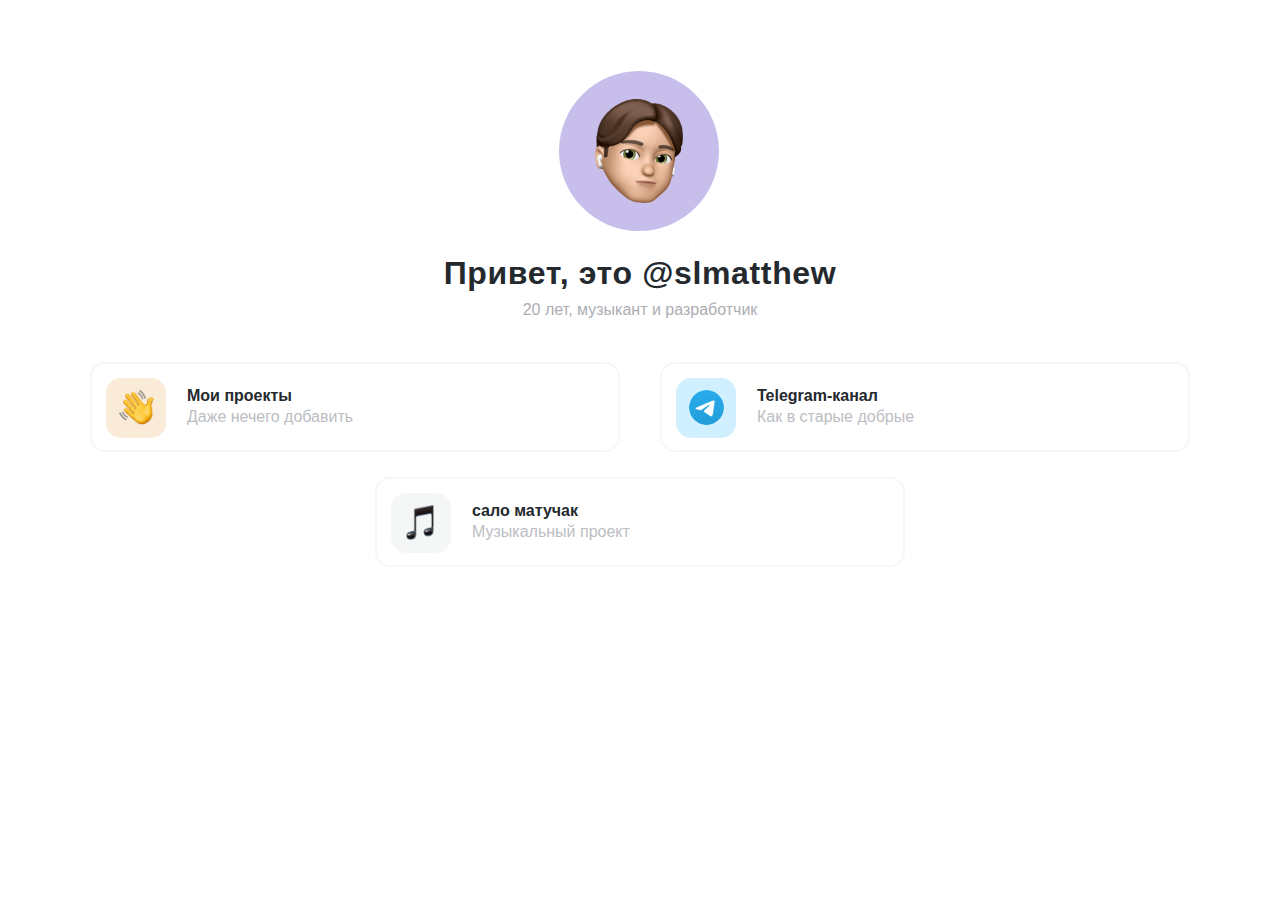
<file: index.html>
<!DOCTYPE html>
<html lang="ru">
<head>
	<title>Привет</title>
	<meta charset="UTF-8">
	<meta property="og:title" content="Привет, это slmatthew" />
	<meta property="og:description" name="description" content="Ссылки на все важные ресурсы" />
	<meta property="og:image" content="./static/images/social.png" />
	<meta name="keywords" content="slmatthew, Матвей Вишневский, softplunx, сало матучак, salomatu4ak, slm" />
	<meta name="author" content="slmatthew" />
	<meta http-equiv="Content-Type" content="text/html; charset=UTF-8" />
	<meta name="viewport" content="width=device-width, initial-scale=1" />
	<link rel="stylesheet" href="./static/css/about.css?2501" />
	<link rel="shortcut icon" href="./static/images/callme.png" />
	<link rel="apple-touch-icon" href="./static/images/callme.png" />
</head>
<body>
	<header>
		<div class="header">
			<div class="header-image">
				<label class="image header-image_avatar"></label>
			</div>
			<div class="header-text"><h1>Привет, это @slmatthew</h1><p><span id="age">19</span> лет, <a href="https://band.link/x3iFj" target="_blank" rel="nofollow">музыкант</a> и разработчик</p></div>
		</div>
	</header>
    <main>
		<a href="https://t.me/slmdev" target="_blank" rel="nofollow">
			<div class="main-block">
				<div class="main-block-wrap">
					<div class="block-image">
						<div class="block-image_wrap waving">
							<label class="image block_image waving"></label>
						</div>
					</div>
					<div class="block-text">
						<div class="text-primary">
                            Мои проекты
						</div>
						<div class="text-secondary">
							Даже нечего добавить
						</div>
					</div>
				</div>
			</div>
		</a>
        <a href="https://t.me/matu4ak" target="_blank" rel="nofollow">
			<div class="main-block">
				<div class="main-block-wrap">
					<div class="block-image">
						<div class="block-image_wrap telegram">
							<label class="image block_image telegram"></label>
						</div>
					</div>
					<div class="block-text">
						<div class="text-primary">
							Telegram-канал
						</div>
						<div class="text-secondary">
							Как в старые добрые
						</div>
					</div>
				</div>
			</div>
		</a>
        <a href="https://band.link/salomatu4ak" target="_blank" rel="nofollow">
			<div class="main-block">
				<div class="main-block-wrap">
					<div class="block-image">
						<div class="block-image_wrap music">
							<label class="image block_image music"></label>
						</div>
					</div>
					<div class="block-text">
						<div class="text-primary">
							сало матучак
						</div>
						<div class="text-secondary">
							Музыкальный проект
						</div>
					</div>
				</div>
			</div>
		</a>
    </main>
    <script defer>
		function calculateAge(birthDate) {
            const today = new Date();
            const birth = new Date(birthDate);
            let age = today.getFullYear() - birth.getFullYear();
            const monthDiff = today.getMonth() - birth.getMonth();
            if (monthDiff < 0 || (monthDiff === 0 && today.getDate() < birth.getDate())) {
                age--;
            }
            return age;
        }

        document.getElementById('age').textContent = calculateAge('2005-12-03');
	</script>
</body>
</html>
</file>
<file: static/css/about.css>
body {
  -ms-text-size-adjust: 100%;
  -webkit-text-size-adjust: 100%;
  color: #24292e;
  line-height: 1.5;
  font-family: -apple-system, BlinkMacSystemFont, Segoe UI, Helvetica, Arial, sans-serif, Apple Color Emoji, Segoe UI Emoji, Segoe UI Symbol;
  font-size: 16px;
  line-height: 1.5;
  word-wrap: break-word
}

body a {
  background-color: transparent
}

body a:active, body a:hover {
  outline-width: 0
}

body h1 {
  font-size: 2em;
  margin: .67em 0
}

body * {
  box-sizing: border-box
}

body a {
  color: inherit;
  text-decoration: none
}

body a:hover {
  text-decoration: none
}

body h1, body h2 {
  margin-bottom: 0;
  margin-top: 0
}

body h1 {
  font-size: 32px
}

body h1, body h2 {
  font-weight: 600
}

body h2 {
  font-size: 24px
}

body p {
  margin-bottom: 10px;
  margin-top: 0
}

body:before {
  content: "";
  display: table
}

body:after {
  clear: both;
  content: "";
  display: table
}

body > :first-child {
  margin-top: 0 !important
}

body > :last-child {
  margin-bottom: 0 !important
}

body p {
  margin-bottom: 16px;
  margin-top: 0
}

body h1, body h2, body h3, body h4, body h5, body h6 {
  font-weight: 600;
  line-height: 1.25;
  margin-bottom: 16px;
  margin-top: 24px
}

body h1 {
  font-size: 2em
}

body h2 {
  font-size: 1.5em
}

body {
  box-sizing: border-box;
  min-width: 200px;
  max-width: 1152px;
  margin: 0 auto;
  padding: 45px 0
}

/* header */

header {
  margin-top: 4%;
  padding-top: 2em;
  text-align: center;
}

.image {
  height: 1em;
  min-width: 1em;
  margin: -.4em .1em -.1em 0;
  vertical-align: middle;
  display: inline-block;
  background-size: 1em
}

label.header-image_avatar {
  /*background-image: url('../../static/me.png');*/
  background-image: url('../../static/images/memoji.png');
  border-radius: 10em;
  height: 10em;
  min-width: 10em;
  background-size: 10em;
}

.header-text h1 {
  font-weight: 600;
  letter-spacing: 0.02em;
}

.header-text p {
  margin-top: -11px;
  color: #ACADB2;
}


/* main */
main {
  margin-top: 40px;
  display: flex;
  flex-wrap: wrap;
  justify-content: center;
}

.main-block {
  min-width: 530px;
  height: 90px;
  margin: 0 20px 25px;
  padding: 14px;
  border-radius: 15px;
  border: 2px solid #f5f6f6;
  transition: 0.3s;
}

.main-block:hover {
  border: 2px solid #d0d0d0;
}

.main-block-wrap {
  display: flex;
}

.block-text {
  margin-left: 21px;
  margin-top: 6px;
  vertical-align: middle;
}

.text-primary {
  font-weight: 600;
}

.text-secondary {
  margin-top: -3px;
  color: #bbbdc2;
}

.block-image_wrap {
  border-radius: 15px;
  width: 60px;
  height: 60px;
  text-align: center;
}

.block-image_wrap label {
  margin: 12px;
}

.block_image {
  background-size: 35px !important;
  background-position: center !important;
  width: 35px !important;
  height: 35px !important;
}

.block-image_wrap.waving {
  background-color: #f9ebd8;
}

.block_image.waving {
  background: url('../../static/images/waving.png') no-repeat;
}

.block-image_wrap.music {
  background-color: #f5f6f6;
}

.block_image.music {
  background: url('../../static/images/music.png') no-repeat;
}

.block-image_wrap.telegram {
  background-color: #D0EFFF;
}

.block_image.telegram {
  background: url('../../static/images/telegram.png') no-repeat;
  border-radius: 100%;
}




@media (max-width: 1143px) {
  main {
    flex-wrap: none;
    flex-direction: column;
    justify-content: center;
  }

  .main-block {
    min-width: 300px;
  }
}

@media (max-width: 767px) {
  body {
    font-size: 18px;
    padding: 12px
  }
}

@media (max-width: 555px) {
  .main-block {
    height: auto;
  }
}

@media (prefers-color-scheme: dark) {
  body, body {
    background: #000;
    color: #ccc
  }

  body h1, body h2 {
    color: #eee;
  }

  .main-block {
    border: 2px solid #303030;
  }

  .main-block:hover {
    border: 2px solid #545454;
  }

  .block-image_wrap.waving {
    background-color: #f9ba6450;
  }

  .block-image_wrap.music {
    background-color: #ffffff65;
  }

  .block-image_wrap.telegram {
    background-color: rgba(208, 239, 255, 0.3127);
  }
}
</file>
